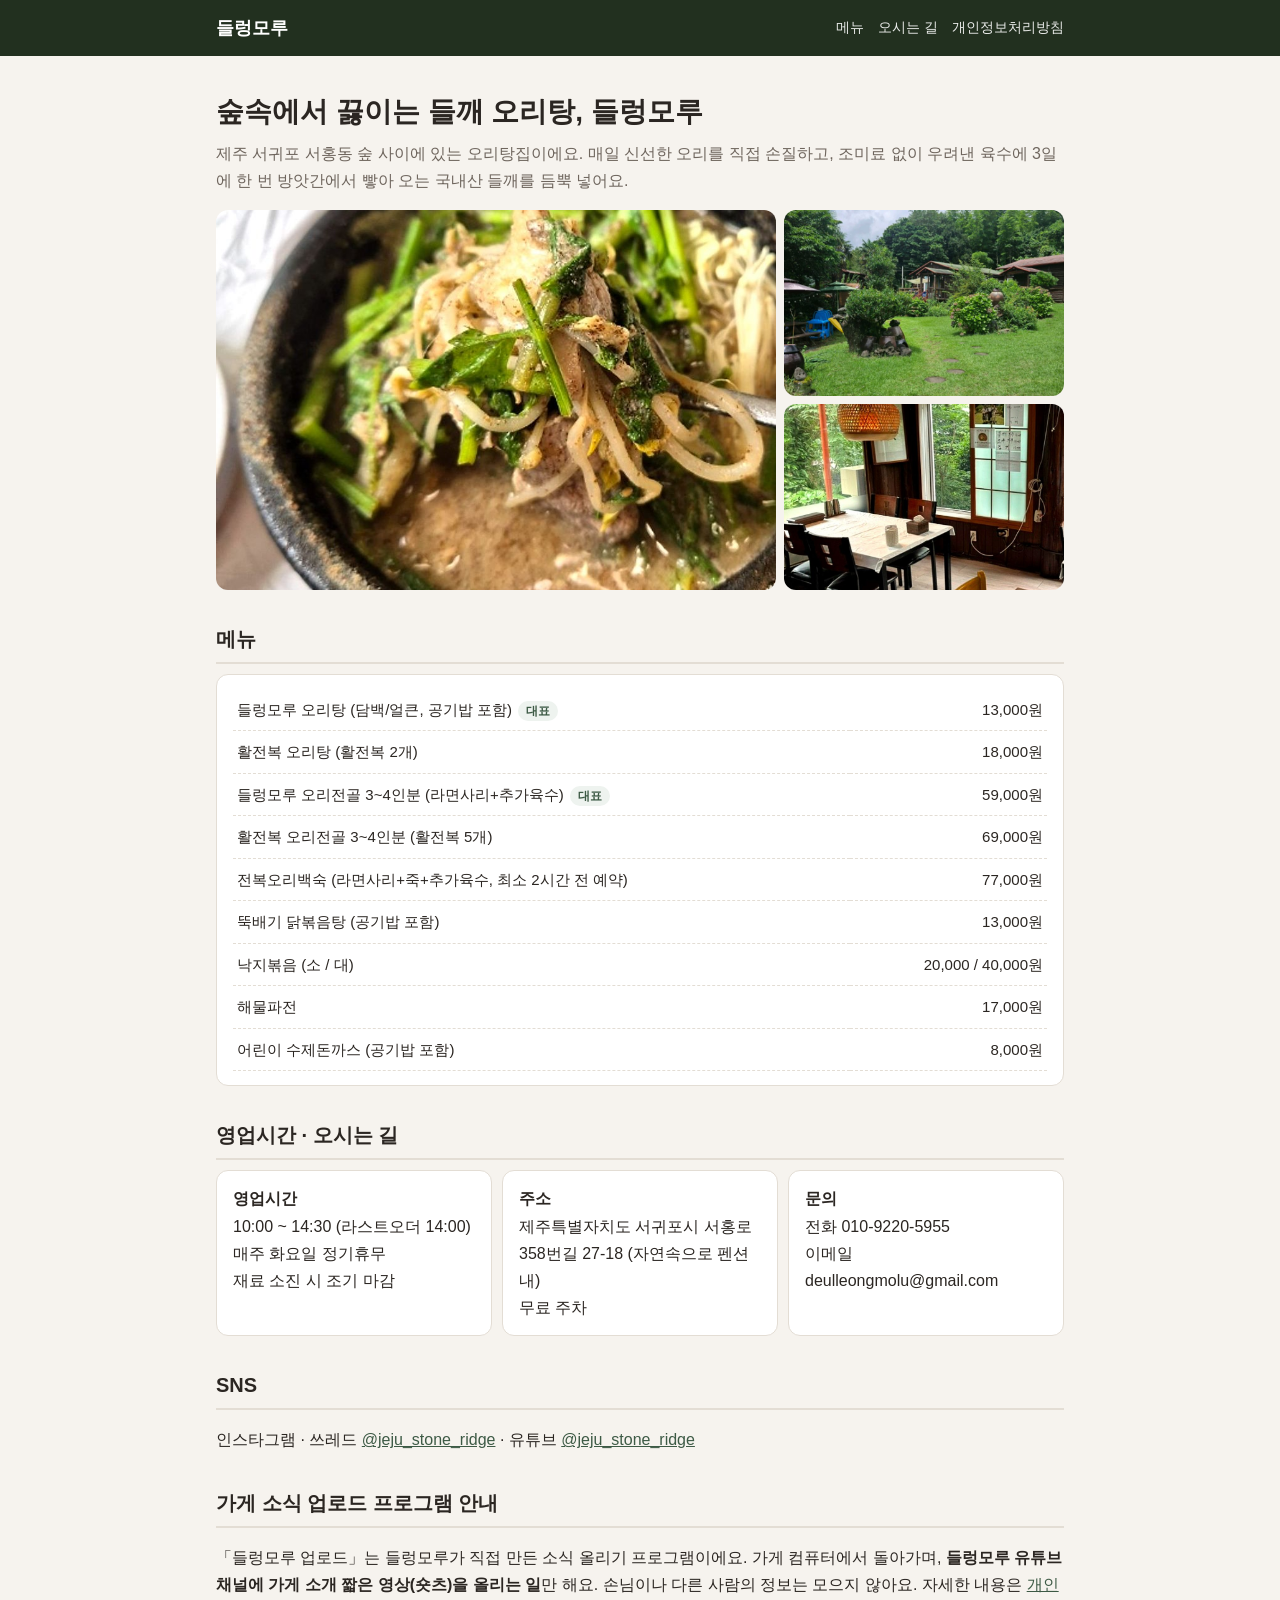
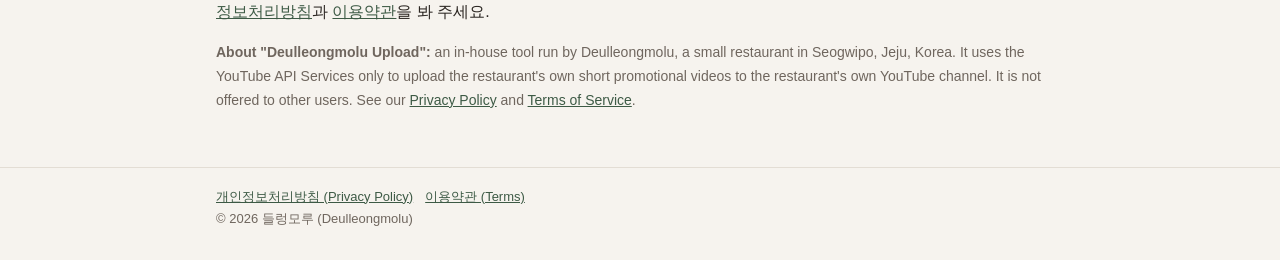
<file: index.html>
<!doctype html>
<html lang="ko">
<head>
<meta charset="utf-8">
<meta name="viewport" content="width=device-width, initial-scale=1">
<title>들렁모루 · 서귀포 서홍동 오리탕</title>
<meta name="description" content="제주 서귀포 서홍동 숲속 오리탕집 들렁모루. 국내산 들깨와 조미료 없는 육수로 끓이는 오리탕·오리전골.">
<link rel="stylesheet" href="style.css">
</head>
<body>
<header class="top"><div class="in">
  <a href="./"><b>들렁모루</b></a>
  <nav><a href="#menu">메뉴</a><a href="#visit">오시는 길</a><a href="privacy.html">개인정보처리방침</a></nav>
</div></header>

<main>
  <h1>숲속에서 끓이는 들깨 오리탕, 들렁모루</h1>
  <p class="lead">제주 서귀포 서홍동 숲 사이에 있는 오리탕집이에요. 매일 신선한 오리를 직접 손질하고, 조미료 없이 우려낸 육수에 3일에 한 번 방앗간에서 빻아 오는 국내산 들깨를 듬뿍 넣어요.</p>

  <div class="hero">
    <img src="img/oritang.jpg" alt="들렁모루 오리탕">
    <div class="side">
      <img src="img/garden.jpg" alt="잔디밭 마당">
      <img src="img/inside.jpg" alt="가게 1층 내부">
    </div>
  </div>

  <h2 id="menu">메뉴</h2>
  <div class="card">
    <table>
      <tr><td>들렁모루 오리탕 (담백/얼큰, 공기밥 포함)<span class="best">대표</span></td><td class="p">13,000원</td></tr>
      <tr><td>활전복 오리탕 (활전복 2개)</td><td class="p">18,000원</td></tr>
      <tr><td>들렁모루 오리전골 3~4인분 (라면사리+추가육수)<span class="best">대표</span></td><td class="p">59,000원</td></tr>
      <tr><td>활전복 오리전골 3~4인분 (활전복 5개)</td><td class="p">69,000원</td></tr>
      <tr><td>전복오리백숙 (라면사리+죽+추가육수, 최소 2시간 전 예약)</td><td class="p">77,000원</td></tr>
      <tr><td>뚝배기 닭볶음탕 (공기밥 포함)</td><td class="p">13,000원</td></tr>
      <tr><td>낙지볶음 (소 / 대)</td><td class="p">20,000 / 40,000원</td></tr>
      <tr><td>해물파전</td><td class="p">17,000원</td></tr>
      <tr><td>어린이 수제돈까스 (공기밥 포함)</td><td class="p">8,000원</td></tr>
    </table>
  </div>

  <h2 id="visit">영업시간 · 오시는 길</h2>
  <div class="grid">
    <div class="card"><b>영업시간</b><br>10:00 ~ 14:30 (라스트오더 14:00)<br>매주 화요일 정기휴무<br>재료 소진 시 조기 마감</div>
    <div class="card"><b>주소</b><br>제주특별자치도 서귀포시 서홍로358번길 27-18 (자연속으로 펜션 내)<br>무료 주차</div>
    <div class="card"><b>문의</b><br>전화 010-9220-5955<br>이메일 deulleongmolu@gmail.com</div>
  </div>

  <h2>SNS</h2>
  <p>인스타그램 · 쓰레드 <a href="https://www.instagram.com/jeju_stone_ridge/">@jeju_stone_ridge</a> · 유튜브 <a href="https://www.youtube.com/@jeju_stone_ridge">@jeju_stone_ridge</a></p>

  <h2>가게 소식 업로드 프로그램 안내</h2>
  <p>「들렁모루 업로드」는 들렁모루가 직접 만든 소식 올리기 프로그램이에요. 가게 컴퓨터에서 돌아가며, <b>들렁모루 유튜브 채널에 가게 소개 짧은 영상(숏츠)을 올리는 일</b>만 해요. 손님이나 다른 사람의 정보는 모으지 않아요. 자세한 내용은 <a href="privacy.html">개인정보처리방침</a>과 <a href="terms.html">이용약관</a>을 봐 주세요.</p>
  <p class="en"><b>About "Deulleongmolu Upload":</b> an in-house tool run by Deulleongmolu, a small restaurant in Seogwipo, Jeju, Korea. It uses the YouTube API Services only to upload the restaurant's own short promotional videos to the restaurant's own YouTube channel. It is not offered to other users. See our <a href="privacy.html">Privacy Policy</a> and <a href="terms.html">Terms of Service</a>.</p>
</main>

<footer><div class="in">
  <a href="privacy.html">개인정보처리방침 (Privacy Policy)</a><a href="terms.html">이용약관 (Terms)</a><br>
  © 2026 들렁모루 (Deulleongmolu)
</div></footer>
</body>
</html>
</file>
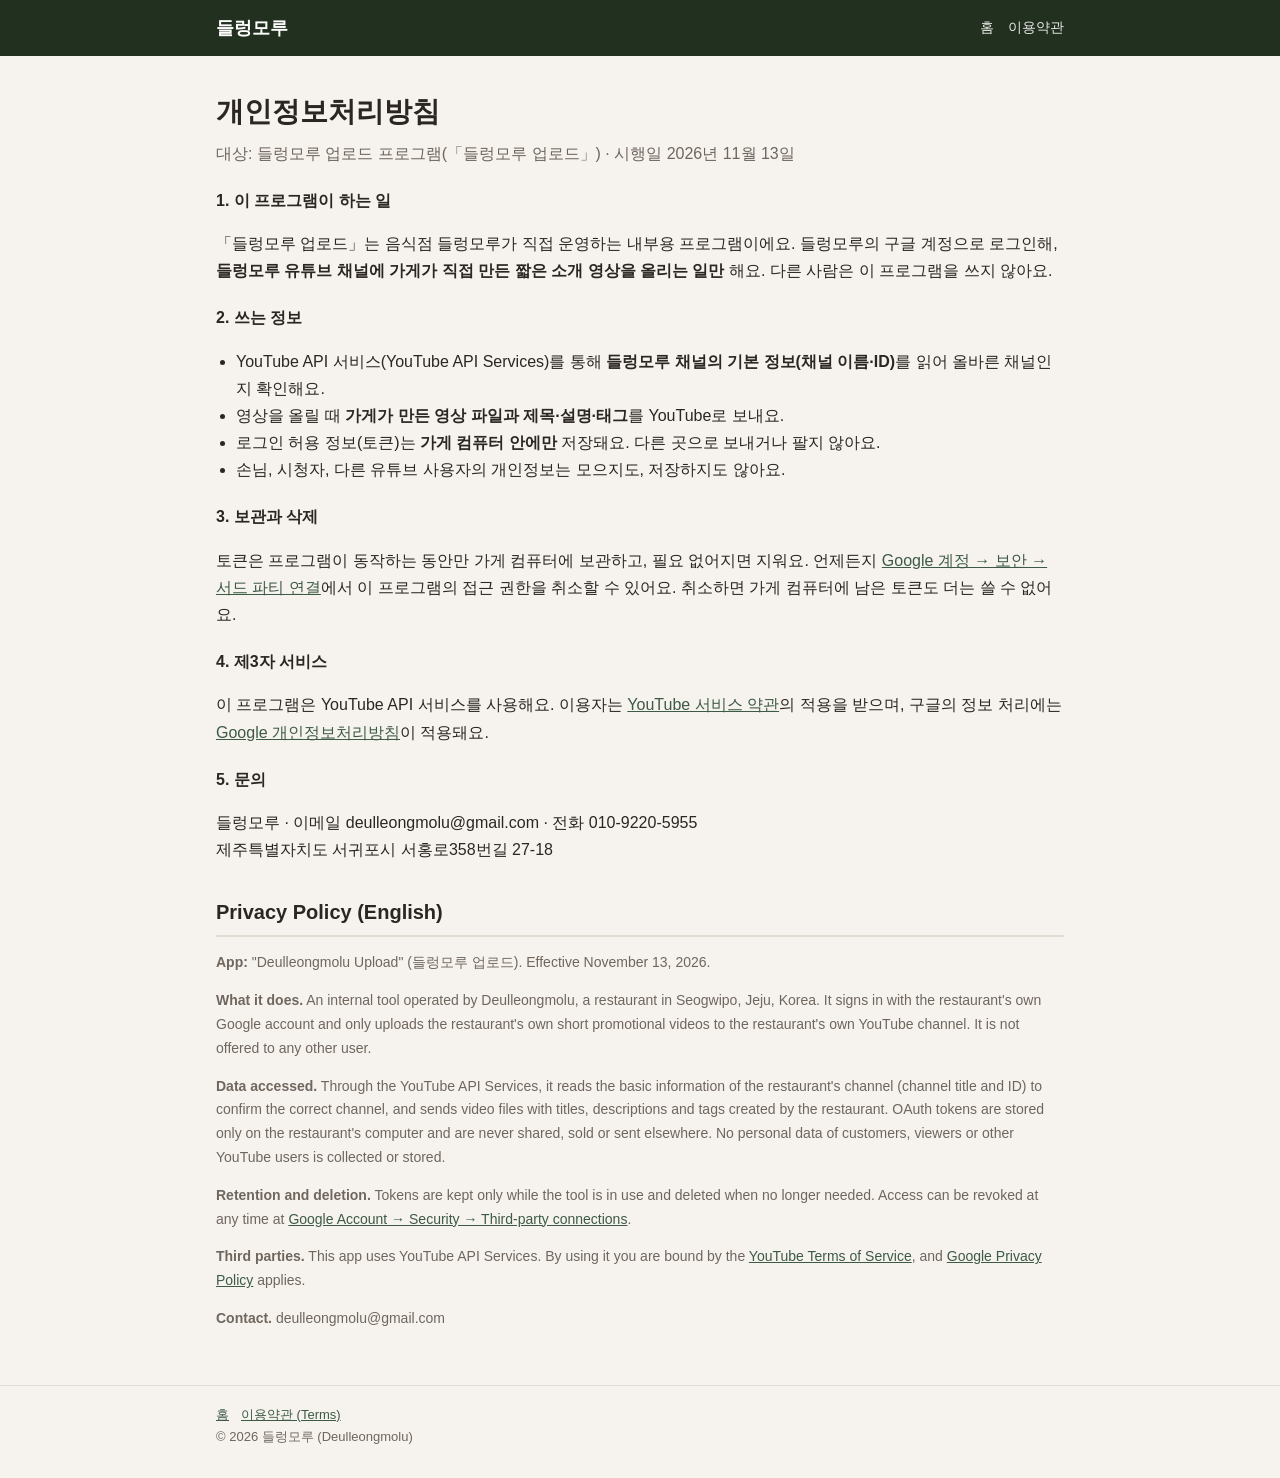
<file: privacy.html>
<!doctype html>
<html lang="ko">
<head>
<meta charset="utf-8">
<meta name="viewport" content="width=device-width, initial-scale=1">
<title>개인정보처리방침 · 들렁모루</title>
<link rel="stylesheet" href="style.css">
</head>
<body>
<header class="top"><div class="in">
  <a href="./"><b>들렁모루</b></a>
  <nav><a href="./">홈</a><a href="terms.html">이용약관</a></nav>
</div></header>

<main>
  <h1>개인정보처리방침</h1>
  <p class="lead">대상: 들렁모루 업로드 프로그램(「들렁모루 업로드」) · 시행일 2026년 11월 13일</p>

  <h3>1. 이 프로그램이 하는 일</h3>
  <p>「들렁모루 업로드」는 음식점 들렁모루가 직접 운영하는 내부용 프로그램이에요. 들렁모루의 구글 계정으로 로그인해, <b>들렁모루 유튜브 채널에 가게가 직접 만든 짧은 소개 영상을 올리는 일만</b> 해요. 다른 사람은 이 프로그램을 쓰지 않아요.</p>

  <h3>2. 쓰는 정보</h3>
  <ul>
    <li>YouTube API 서비스(YouTube API Services)를 통해 <b>들렁모루 채널의 기본 정보(채널 이름·ID)</b>를 읽어 올바른 채널인지 확인해요.</li>
    <li>영상을 올릴 때 <b>가게가 만든 영상 파일과 제목·설명·태그</b>를 YouTube로 보내요.</li>
    <li>로그인 허용 정보(토큰)는 <b>가게 컴퓨터 안에만</b> 저장돼요. 다른 곳으로 보내거나 팔지 않아요.</li>
    <li>손님, 시청자, 다른 유튜브 사용자의 개인정보는 모으지도, 저장하지도 않아요.</li>
  </ul>

  <h3>3. 보관과 삭제</h3>
  <p>토큰은 프로그램이 동작하는 동안만 가게 컴퓨터에 보관하고, 필요 없어지면 지워요. 언제든지 <a href="https://myaccount.google.com/permissions">Google 계정 → 보안 → 서드 파티 연결</a>에서 이 프로그램의 접근 권한을 취소할 수 있어요. 취소하면 가게 컴퓨터에 남은 토큰도 더는 쓸 수 없어요.</p>

  <h3>4. 제3자 서비스</h3>
  <p>이 프로그램은 YouTube API 서비스를 사용해요. 이용자는 <a href="https://www.youtube.com/t/terms">YouTube 서비스 약관</a>의 적용을 받으며, 구글의 정보 처리에는 <a href="https://policies.google.com/privacy">Google 개인정보처리방침</a>이 적용돼요.</p>

  <h3>5. 문의</h3>
  <p>들렁모루 · 이메일 deulleongmolu@gmail.com · 전화 010-9220-5955<br>제주특별자치도 서귀포시 서홍로358번길 27-18</p>

  <h2>Privacy Policy (English)</h2>
  <div class="en">
    <p><b>App:</b> "Deulleongmolu Upload" (들렁모루 업로드). Effective November 13, 2026.</p>
    <p><b>What it does.</b> An internal tool operated by Deulleongmolu, a restaurant in Seogwipo, Jeju, Korea. It signs in with the restaurant's own Google account and only uploads the restaurant's own short promotional videos to the restaurant's own YouTube channel. It is not offered to any other user.</p>
    <p><b>Data accessed.</b> Through the YouTube API Services, it reads the basic information of the restaurant's channel (channel title and ID) to confirm the correct channel, and sends video files with titles, descriptions and tags created by the restaurant. OAuth tokens are stored only on the restaurant's computer and are never shared, sold or sent elsewhere. No personal data of customers, viewers or other YouTube users is collected or stored.</p>
    <p><b>Retention and deletion.</b> Tokens are kept only while the tool is in use and deleted when no longer needed. Access can be revoked at any time at <a href="https://myaccount.google.com/permissions">Google Account → Security → Third-party connections</a>.</p>
    <p><b>Third parties.</b> This app uses YouTube API Services. By using it you are bound by the <a href="https://www.youtube.com/t/terms">YouTube Terms of Service</a>, and <a href="https://policies.google.com/privacy">Google Privacy Policy</a> applies.</p>
    <p><b>Contact.</b> deulleongmolu@gmail.com</p>
  </div>
</main>

<footer><div class="in">
  <a href="./">홈</a><a href="terms.html">이용약관 (Terms)</a><br>
  © 2026 들렁모루 (Deulleongmolu)
</div></footer>
</body>
</html>
</file>
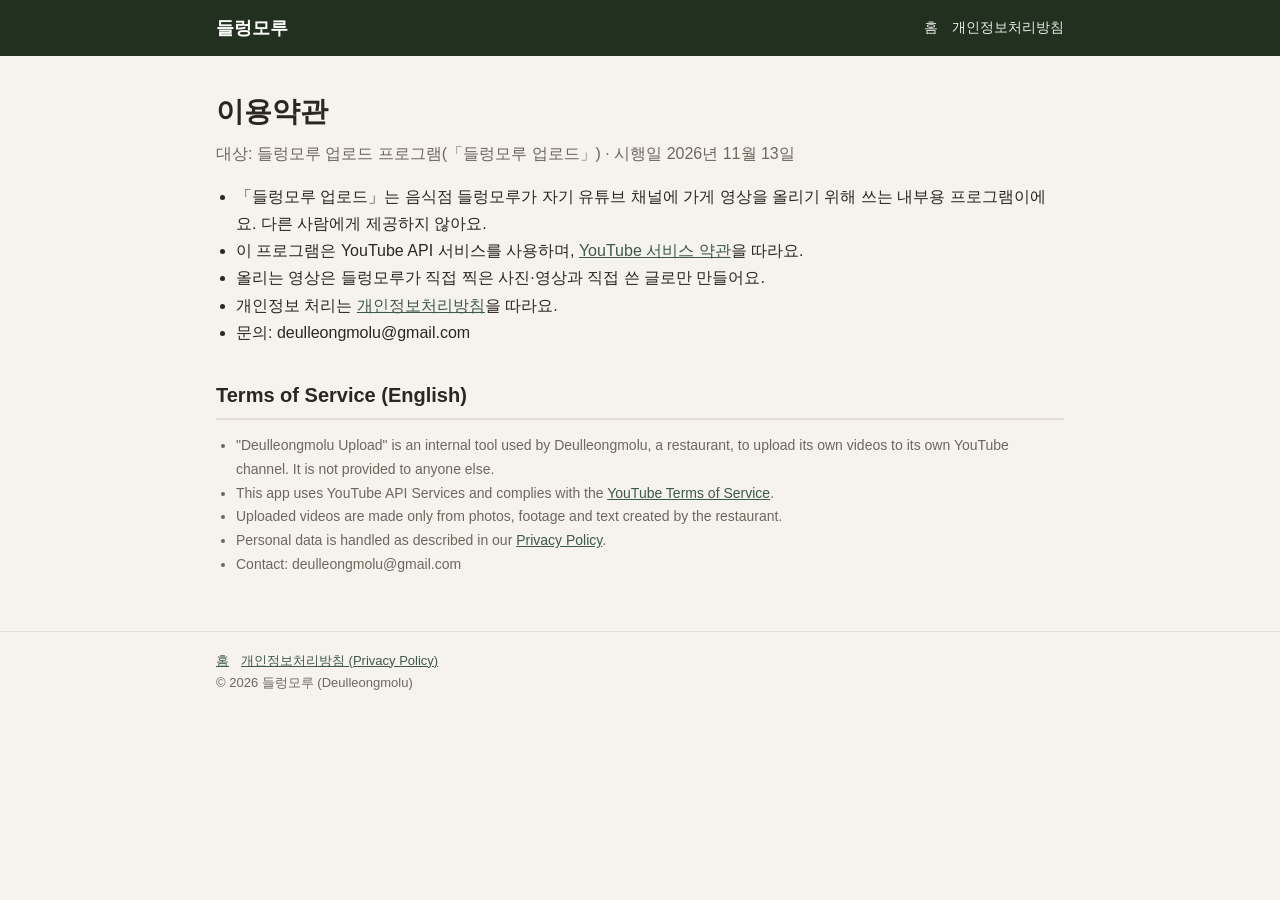
<file: terms.html>
<!doctype html>
<html lang="ko">
<head>
<meta charset="utf-8">
<meta name="viewport" content="width=device-width, initial-scale=1">
<title>이용약관 · 들렁모루</title>
<link rel="stylesheet" href="style.css">
</head>
<body>
<header class="top"><div class="in">
  <a href="./"><b>들렁모루</b></a>
  <nav><a href="./">홈</a><a href="privacy.html">개인정보처리방침</a></nav>
</div></header>

<main>
  <h1>이용약관</h1>
  <p class="lead">대상: 들렁모루 업로드 프로그램(「들렁모루 업로드」) · 시행일 2026년 11월 13일</p>
  <ul>
    <li>「들렁모루 업로드」는 음식점 들렁모루가 자기 유튜브 채널에 가게 영상을 올리기 위해 쓰는 내부용 프로그램이에요. 다른 사람에게 제공하지 않아요.</li>
    <li>이 프로그램은 YouTube API 서비스를 사용하며, <a href="https://www.youtube.com/t/terms">YouTube 서비스 약관</a>을 따라요.</li>
    <li>올리는 영상은 들렁모루가 직접 찍은 사진·영상과 직접 쓴 글로만 만들어요.</li>
    <li>개인정보 처리는 <a href="privacy.html">개인정보처리방침</a>을 따라요.</li>
    <li>문의: deulleongmolu@gmail.com</li>
  </ul>

  <h2>Terms of Service (English)</h2>
  <div class="en">
    <ul>
      <li>"Deulleongmolu Upload" is an internal tool used by Deulleongmolu, a restaurant, to upload its own videos to its own YouTube channel. It is not provided to anyone else.</li>
      <li>This app uses YouTube API Services and complies with the <a href="https://www.youtube.com/t/terms">YouTube Terms of Service</a>.</li>
      <li>Uploaded videos are made only from photos, footage and text created by the restaurant.</li>
      <li>Personal data is handled as described in our <a href="privacy.html">Privacy Policy</a>.</li>
      <li>Contact: deulleongmolu@gmail.com</li>
    </ul>
  </div>
</main>

<footer><div class="in">
  <a href="./">홈</a><a href="privacy.html">개인정보처리방침 (Privacy Policy)</a><br>
  © 2026 들렁모루 (Deulleongmolu)
</div></footer>
</body>
</html>
</file>
<file: style.css>
:root{--bg:#f6f3ee;--card:#fff;--ink:#2b2622;--muted:#6f665e;--line:#e3ddd4;--moss:#3d5a45;--soft:#eef3ef}
@media (prefers-color-scheme:dark){:root{--bg:#1c1f1b;--card:#252923;--ink:#ece8e1;--muted:#b3aba1;--line:#3a3f37;--moss:#8cc29a;--soft:#22342a}}
*{box-sizing:border-box}
body{margin:0;background:var(--bg);color:var(--ink);font-family:"Pretendard","Apple SD Gothic Neo","Malgun Gothic",sans-serif;line-height:1.7}
a{color:var(--moss)}
header.top{background:#22301f;color:#fff}
header.top .in,main,footer .in{max-width:880px;margin:0 auto;padding:0 16px}
header.top .in{display:flex;align-items:center;justify-content:space-between;gap:12px;height:56px;flex-wrap:wrap}
header.top a{color:#fff;text-decoration:none}
header.top b{font-size:18px}
header.top nav{display:flex;gap:14px;font-size:14px;opacity:.9}
main{padding-top:24px;padding-bottom:40px}
h1{font-size:28px;margin:8px 0 4px}
h2{font-size:20px;margin:32px 0 10px;padding-bottom:6px;border-bottom:2px solid var(--line)}
h3{font-size:16px;margin:20px 0 6px}
.lead{color:var(--muted);margin:0 0 16px}
.hero{display:grid;grid-template-columns:2fr 1fr;gap:8px;margin:16px 0;height:380px}
.hero img{width:100%;height:100%;min-height:0;object-fit:cover;border-radius:12px;display:block}
.hero .side{display:grid;grid-template-rows:1fr 1fr;gap:8px;min-height:0}
@media (max-width:600px){.hero{grid-template-columns:1fr;height:auto}.hero>img{aspect-ratio:4/3}.hero .side{grid-template-columns:1fr 1fr;grid-template-rows:auto}.hero .side img{aspect-ratio:1}}
.card{background:var(--card);border:1px solid var(--line);border-radius:12px;padding:14px 16px}
.grid{display:grid;grid-template-columns:repeat(auto-fit,minmax(240px,1fr));gap:10px}
table{width:100%;border-collapse:collapse;font-size:15px}
td{padding:8px 4px;border-bottom:1px dashed var(--line);vertical-align:top}
td.p{text-align:right;white-space:nowrap;font-variant-numeric:tabular-nums}
.best{display:inline-block;background:var(--soft);color:var(--moss);font-size:12px;font-weight:700;border-radius:99px;padding:0 8px;margin-left:6px}
ul{padding-left:20px}
.en{color:var(--muted);font-size:14px}
footer{border-top:1px solid var(--line);color:var(--muted);font-size:13px;padding:18px 0 30px}
footer a{margin-right:12px}
</file>
